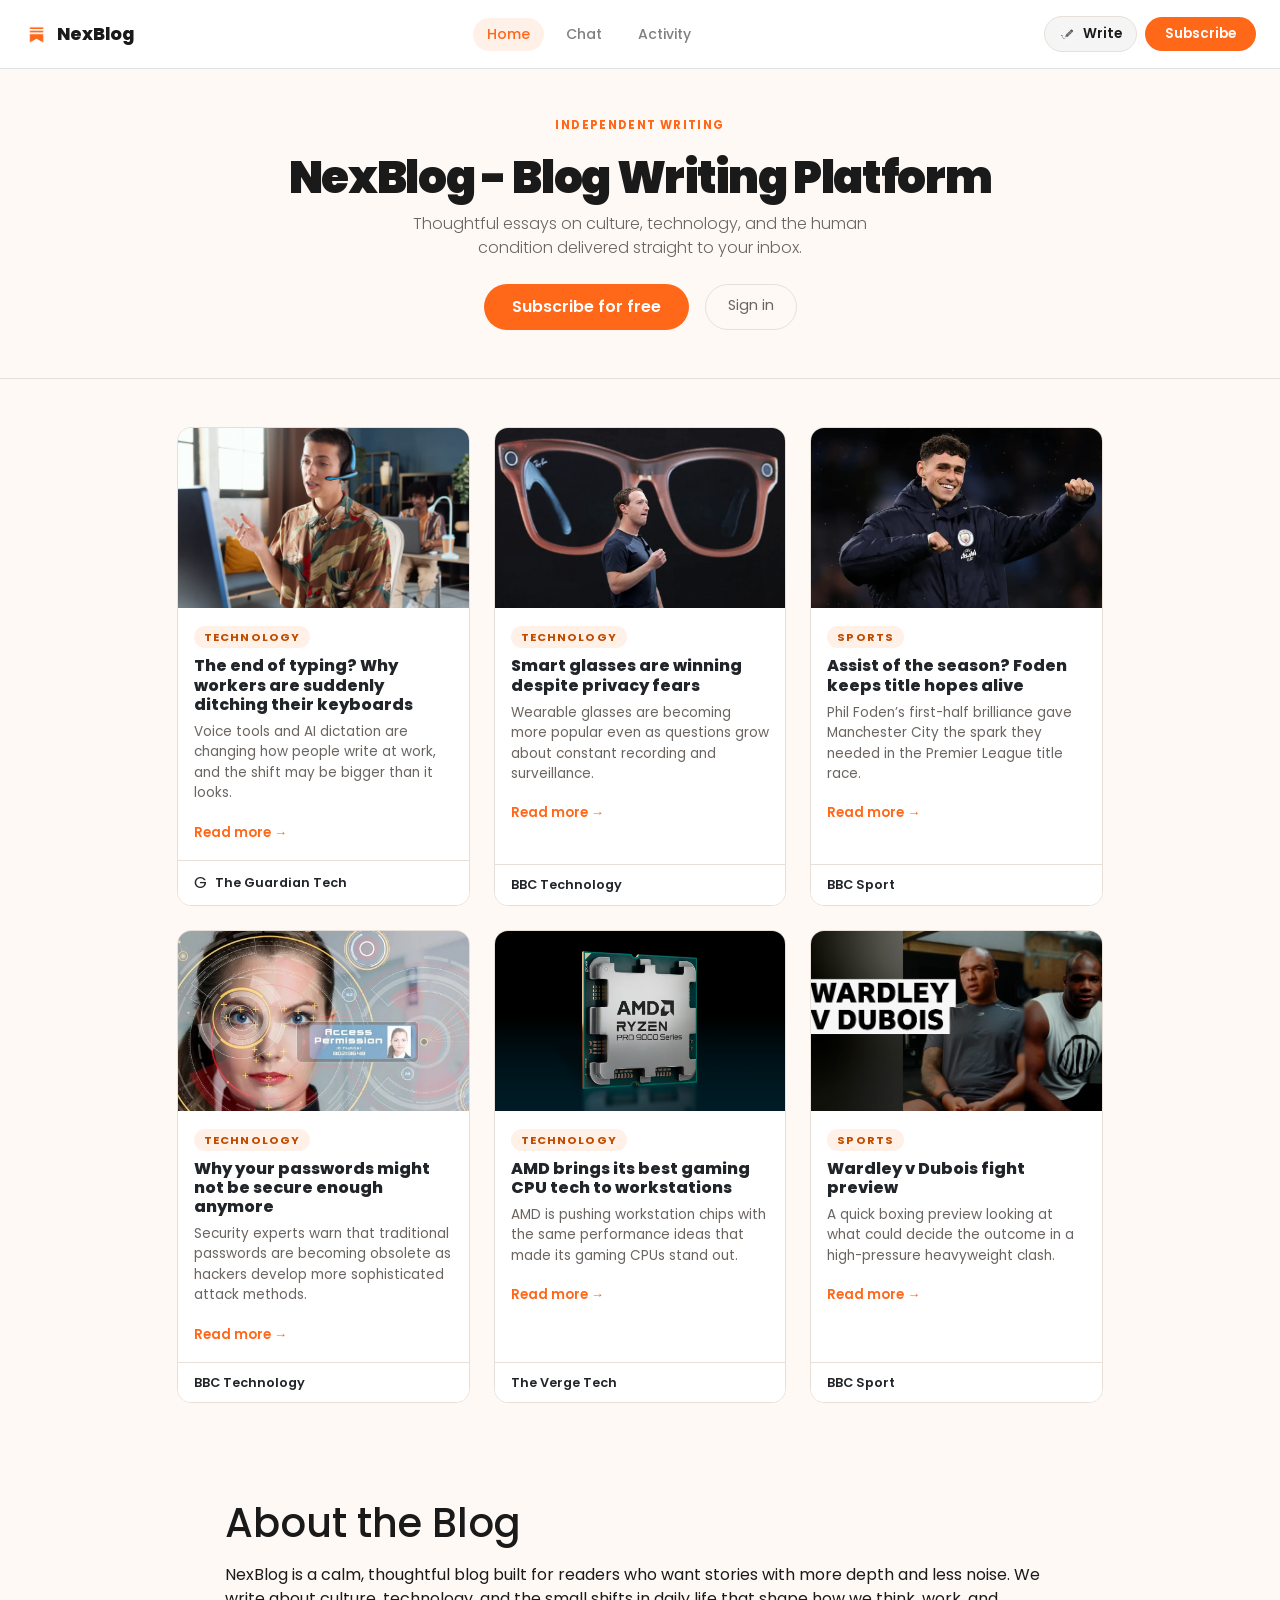
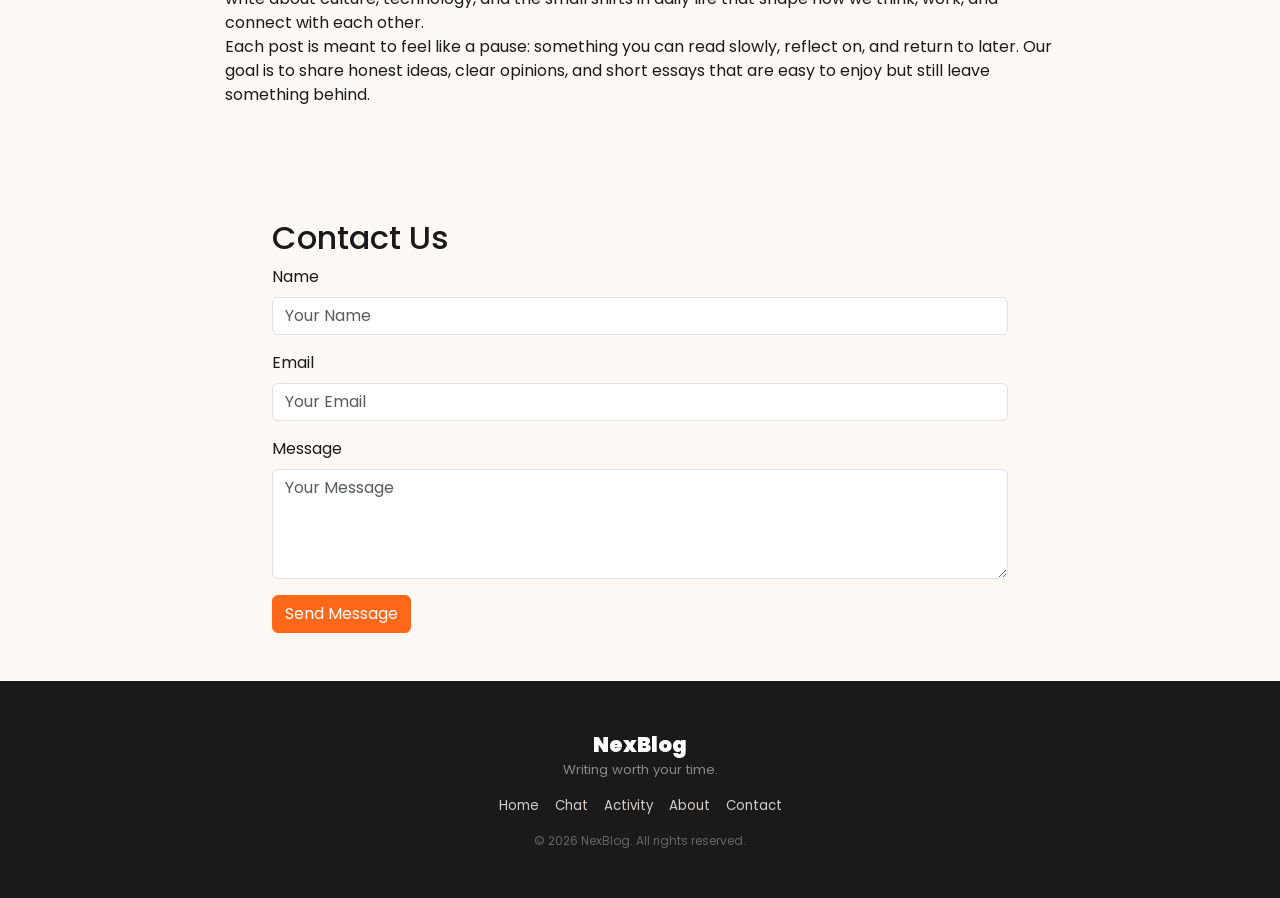
<file: index.html>
<!DOCTYPE html>
<html lang="en">
<head>
  <meta charset="UTF-8"/>
  <meta name="viewport" content="width=device-width, initial-scale=1.0"/>
  <meta name="description" content="NexBlog is a modern blog platform focused on technology, culture, and thoughtful writing.">
  <link rel="canonical" href="https://amarshaik.github.io/Blog/">
  <title>NexBlog — Blog</title>
  <link rel="icon" href="nexblog-logo.png">
  <link href="https://cdn.jsdelivr.net/npm/bootstrap@5.3.3/dist/css/bootstrap.min.css" rel="stylesheet"/>
  <link rel="stylesheet" href="style.css" />
</head>
<body>
  <nav class="navbar bg-white border-bottom site-nav px-4 py-3 d-flex justify-content-between align-items-center">
    <a href="index.html" class="d-flex align-items-center gap-2 text-decoration-none">
      <img loading="lazy" src="nexblog-logo.png" alt="Logo" class="logo-img" />
      <span class="logo-text">NexBlog</span>
    </a>
    <div class="d-flex gap-2">
      <a href="index.html" class="nav-link active">Home</a>
      <a href="chat.html" class="nav-link">Chat</a>
      <a href="activity.html" class="nav-link">Activity</a>
    </div>
    <div class="d-flex gap-2 align-items-center">
      <a href="index.html" class="btn-write d-flex align-items-center gap-2">
        <img loading="lazy" src="write-icon.jpg" alt="Write" class="btn-icon"/>
        Write
      </a>
      <a href="index.html#contact" class="btn-subscribe">Subscribe</a>
    </div>
  </nav>
  <header class="blog-header text-center py-5">
    <p class="header-tag">INDEPENDENT WRITING</p>
    <h1 class="header-title">NexBlog - Blog Writing Platform </h1>
    <p class="header-desc mx-auto">Thoughtful essays on culture, technology, and the human condition delivered straight to your inbox.</p>
    <div class="d-flex justify-content-center gap-3 mt-4">
      <a href="index.html#contact" class="btn-subscribe-lg">Subscribe for free</a>
      <a href="chat.html" class="btn-signin">Sign in</a>
    </div>
  </header>
  <div class="container py-5">
    <div class="row justify-content-center">
      <div class="col-12 col-xl-10">
        <div class="row row-cols-1 row-cols-md-2 row-cols-lg-3 g-4">
          <div class="col">
            <div class="card post-card h-100">
              <img loading="lazy" src="blog1.avif" class="card-img-top post-image" alt="Voice typing technology">
              <div class="card-body">
                <span class="card-category">TECHNOLOGY</span>
                <h5 class="card-title mt-2">The end of typing? Why workers are suddenly ditching their keyboards</h5>
                <p class="card-text">Voice tools and AI dictation are changing how people write at work, and the shift may be bigger than it looks.</p>
                <a href="https://www.theguardian.com/technology" class="read-more" target="_blank" rel="noopener noreferrer">Read more →</a>
              </div>
              <div class="card-footer d-flex align-items-center gap-2">
                <div class="author-avatar">G</div>
                <div>
                  <div class="author-name">The Guardian Tech</div>
                </div>
              </div>
            </div>
          </div>
          <div class="col">
            <div class="card post-card h-100">
              <img loading="lazy" src="blog2.webp" class="card-img-top post-image" alt="Technology">
              <div class="card-body">
                <span class="card-category">TECHNOLOGY</span>
                <h5 class="card-title mt-2">Smart glasses are winning despite privacy fears</h5>
                <p class="card-text">Wearable glasses are becoming more popular even as questions grow about constant recording and surveillance.</p>
                <a href="https://www.bbc.com/news/articles/cj37z8357e5o" class="read-more" target="_blank" rel="noopener noreferrer">Read more →</a>
              </div>
              <div class="card-footer d-flex align-items-center gap-2">
                <div>
                  <div class="author-name">BBC Technology</div>                </div>
              </div>
            </div>
          </div>
          <div class="col">
            <div class="card post-card h-100">
              <img loading="lazy" src="blog3.webp" class="card-img-top post-image" alt="Phil Foden">
              <div class="card-body">
                <span class="card-category">SPORTS</span>
                <h5 class="card-title mt-2">Assist of the season? Foden keeps title hopes alive</h5>
                <p class="card-text">Phil Foden’s first-half brilliance gave Manchester City the spark they needed in the Premier League title race.</p>
                <a href="https://www.bbc.com/sport/football/articles/cdxp0le9k1qo" class="read-more" target="_blank" rel="noopener noreferrer">Read more →</a>
              </div>
              <div class="card-footer d-flex align-items-center gap-2">
                <div>
                  <div class="author-name">BBC Sport</div>
                </div>
              </div>
            </div>
          </div>
          <div class="col">
            <div class="card post-card h-100">
              <img loading="lazy" src="blog4.webp" class="card-img-top post-image" alt="Cybersecurity threats">
              <div class="card-body">
                <span class="card-category">TECHNOLOGY</span>
                <h5 class="card-title mt-2">Why your passwords might not be secure enough anymore</h5>
                <p class="card-text">Security experts warn that traditional passwords are becoming obsolete as hackers develop more sophisticated attack methods.</p>
                <a href="https://www.bbc.com/news/articles/c8j4x7d2l9n0" class="read-more" target="_blank" rel="noopener noreferrer">Read more →</a>
              </div>
              <div class="card-footer d-flex align-items-center gap-2">
                <div>
                  <div class="author-name">BBC Technology</div>
                </div>
              </div>
            </div>
          </div>
          <div class="col">
            <div class="card post-card h-100">
              <img loading="lazy" src="blog5.avif" class="card-img-top post-image" alt="AMD Ryzen Pro">
              <div class="card-body">
                <span class="card-category">TECHNOLOGY</span>
                <h5 class="card-title mt-2">AMD brings its best gaming CPU tech to workstations</h5>
                <p class="card-text">AMD is pushing workstation chips with the same performance ideas that made its gaming CPUs stand out.</p>
                <a href="https://www.theverge.com/tech" class="read-more" target="_blank" rel="noopener noreferrer">Read more →</a>
              </div>
              <div class="card-footer d-flex align-items-center gap-2">
                <div>
                  <div class="author-name">The Verge Tech</div>
                </div>
              </div>
            </div>
          </div>
          <div class="col">
            <div class="card post-card h-100">
              <img loading="lazy" src="blog6.jpg" class="card-img-top post-image" alt="Boxing preview">
              <div class="card-body">
                <span class="card-category">SPORTS</span>
                <h5 class="card-title mt-2">Wardley v Dubois fight preview</h5>
                <p class="card-text">A quick boxing preview looking at what could decide the outcome in a high-pressure heavyweight clash.</p>
                <a href="https://www.bbc.com/sport/boxing/videos/cdjpyp2d7n1o" class="read-more" target="_blank" rel="noopener noreferrer">Read more →</a>
              </div>
              <div class="card-footer d-flex align-items-center gap-2">
                <div>
                  <div class="author-name">BBC Sport</div>
                </div>
              </div>
            </div>
          </div>
        </div>
      </div>
    </div>
  </div>
    <section id="about">
      <div class="container py-5">
        <div class="row justify-content-center">
          <div class="col-12 col-lg-9">
            <h1>About the Blog</h1>
            <p class="para mt-3">NexBlog is a calm, thoughtful blog built for readers who want stories with more depth and less noise. We write about culture, technology, and the small shifts in daily life that shape how we think, work, and connect with each other.<br>
            Each post is meant to feel like a pause: something you can read slowly, reflect on, and return to later. Our goal is to share honest ideas, clear opinions, and short essays that are easy to enjoy but still leave something behind.</p>
          </div>
        </div>
      </div>
    </section>
    <section id="contact">
      <div class="container py-5">
        <div class="row justify-content-center">
          <div class="col-12 col-lg-8">
            <h2>Contact Us</h2>
            <form>
              <div class="mb-3">
                <label for="name" class="form-label">Name</label>
                <input type="text" class="form-control" id="name" placeholder="Your Name">
              </div>
              <div class="mb-3">
                <label for="email" class="form-label">Email</label>
                <input type="email" class="form-control" id="email" placeholder="Your Email">
              </div>
              <div class="mb-3">
                <label for="message" class="form-label">Message</label>
                <textarea class="form-control" id="message" rows="4" placeholder="Your Message"></textarea>
              </div>
              <button type="submit" class="btn btn-orange">Send Message</button>
            </form>
          </div>
        </div>
      </div>
    </section>
  <footer class="site-footer text-center py-5">
    <div class="footer-logo">NexBlog</div>
    <p class="footer-tagline">Writing worth your time.</p>
    <div class="d-flex justify-content-center gap-3 flex-wrap my-3">
      <a href="index.html" class="footer-link">Home</a>
      <a href="chat.html" class="footer-link">Chat</a>
      <a href="activity.html" class="footer-link">Activity</a>
      <a href="#about" class="footer-link">About</a>
      <a href="#contact" class="footer-link">Contact</a>
    </div>
    <p class="footer-copy">© 2026 NexBlog. All rights reserved.</p>
  </footer>
  <script src="https://cdn.jsdelivr.net/npm/bootstrap@5.3.3/dist/js/bootstrap.bundle.min.js"></script>
</body>
</html>
</file>
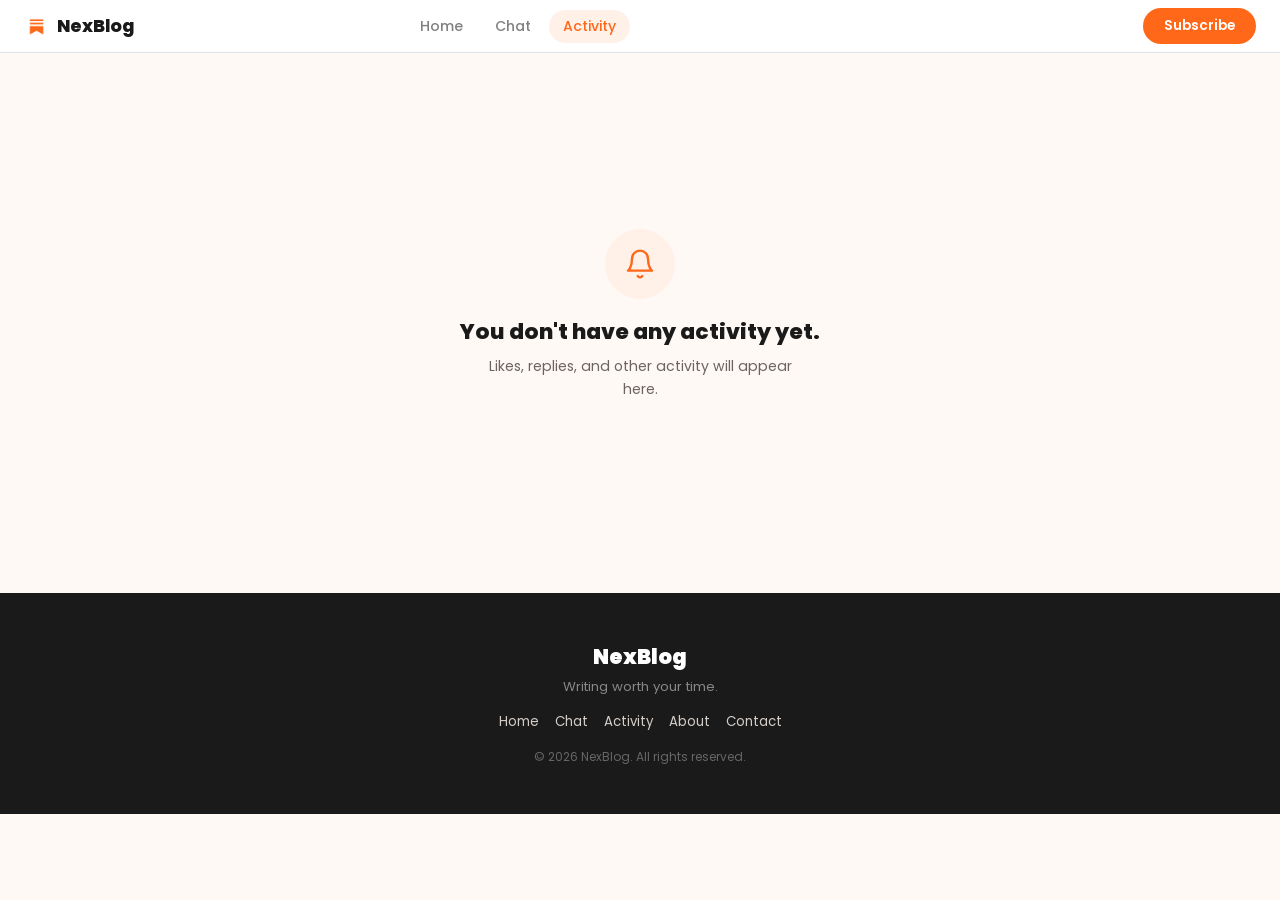
<file: activity.html>
<!DOCTYPE html>
<html lang="en">
<head>
  <meta charset="UTF-8" />
  <meta name="viewport" content="width=device-width, initial-scale=1.0"/>
  <title>NexBlog</title>
  <link href="https://cdn.jsdelivr.net/npm/bootstrap@5.3.3/dist/css/bootstrap.min.css" rel="stylesheet"/>
  <link rel="stylesheet" href="style.css" />
</head>
<body>
  <nav class="navbar navbar-expand-md bg-white border-bottom sticky-top px-4">
    <a href="index.html" class="navbar-brand d-flex align-items-center gap-2">
   <img loading="lazy" src="nexblog-logo.png" alt="Logo" class="logo-img" />
    <span class="logo-text">NexBlog</span></a>
    <div class="mx-auto d-flex gap-1">
      <a href="index.html" class="nav-link">Home</a>
      <a href="chat.html" class="nav-link">Chat</a>
      <a href="activity.html" class="nav-link active">Activity</a>
    </div>
    <a href="index.html#contact" class="btn btn-subscribe ms-auto">Subscribe</a>
  </nav>
  <main class="empty-page">
    <div class="empty-icon">
      <svg viewBox="0 0 24 24"><path d="M18 8A6 6 0 0 0 6 8c0 7-3 9-3 9h18s-3-2-3-9"/><path d="M13.73 21a2 2 0 0 1-3.46 0"/></svg>
    </div>
    <h2 class="empty-heading">You don't have any activity yet.</h2>
    <p class="empty-body">Likes, replies, and other activity will appear here.</p>
  </main>
  <footer class="site-footer text-center py-5">
    <div class="footer-logo mb-1">NexBlog</div>
    <p class="footer-tagline">Writing worth your time.</p>
    <div class="d-flex justify-content-center gap-3 flex-wrap my-3">
      <a href="index.html" class="footer-link">Home</a>
      <a href="chat.html" class="footer-link">Chat</a>
      <a href="activity.html" class="footer-link">Activity</a>
      <a href="index.html#about" class="footer-link">About</a>
      <a href="index.html#contact" class="footer-link">Contact</a>
    </div>
    <p class="footer-copy">© 2026 NexBlog. All rights reserved.</p>
  </footer>
  <script src="https://cdn.jsdelivr.net/npm/bootstrap@5.3.3/dist/js/bootstrap.bundle.min.js"></script>
</body>
</html>
</file>
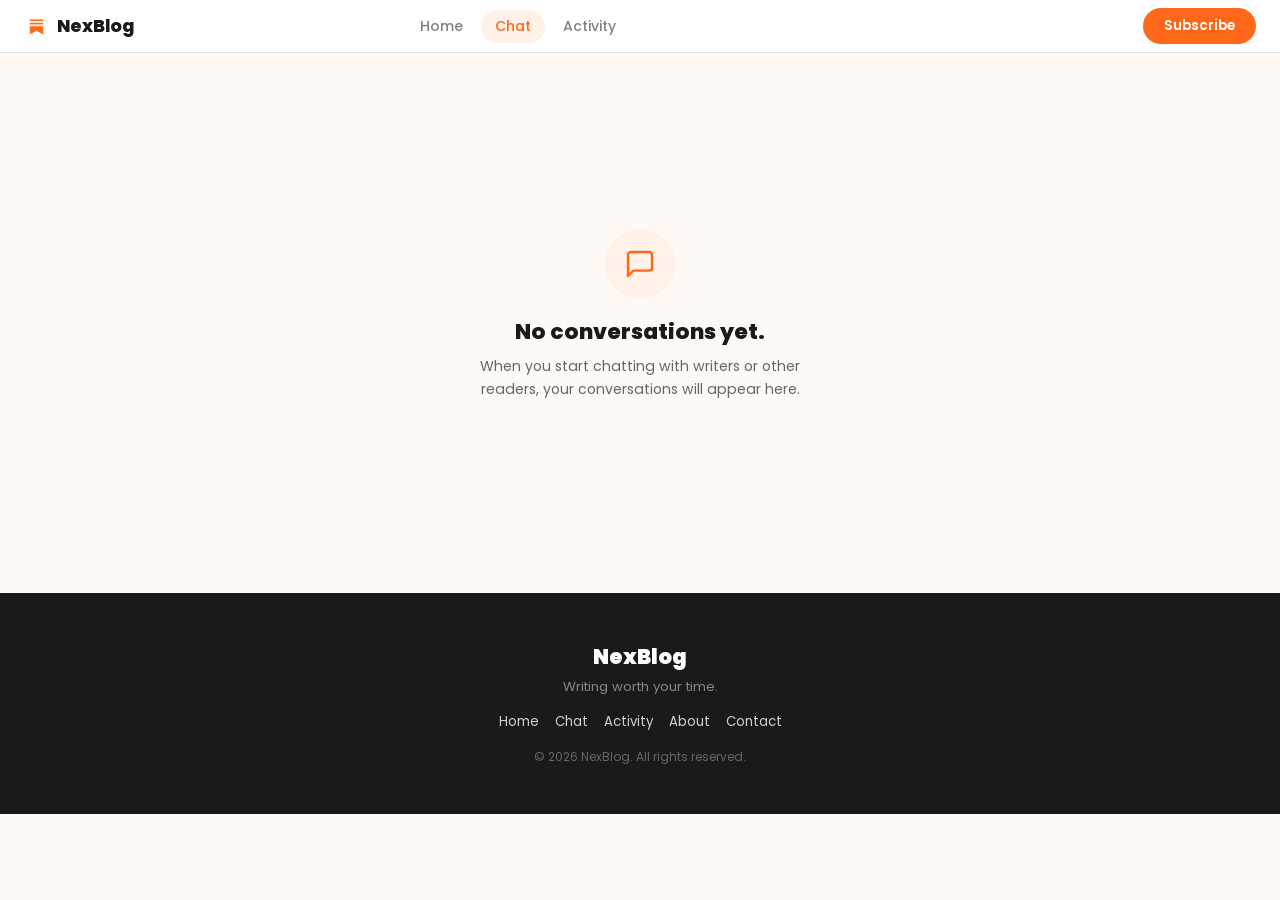
<file: chat.html>
<!DOCTYPE html>
<html lang="en">
<head>
  <meta charset="UTF-8" />
  <meta name="viewport" content="width=device-width, initial-scale=1.0"/>
  <title>NexBlog</title>
  <link href="https://cdn.jsdelivr.net/npm/bootstrap@5.3.3/dist/css/bootstrap.min.css" rel="stylesheet"/>
  <link rel="stylesheet" href="style.css" />
</head>
<body>
  <nav class="navbar navbar-expand-md bg-white border-bottom sticky-top px-4">
    <a href="index.html" class="navbar-brand d-flex align-items-center gap-2">
   <img loading="lazy" src="nexblog-logo.png" alt="Logo" class="logo-img" /><span class="logo-text">NexBlog</span></a>
    <div class="mx-auto d-flex gap-1">
      <a href="index.html" class="nav-link">Home</a>
      <a href="chat.html" class="nav-link active">Chat</a>
      <a href="activity.html" class="nav-link">Activity</a>
    </div>
    <a href="index.html#contact" class="btn btn-subscribe ms-auto">Subscribe</a>
  </nav>
 <main class="empty-page">
    <div class="empty-icon">
      <svg viewBox="0 0 24 24"><path d="M21 15a2 2 0 0 1-2 2H7l-4 4V5a2 2 0 0 1 2-2h14a2 2 0 0 1 2 2z"/></svg>
    </div>
    <h2 class="empty-heading">No conversations yet.</h2>
    <p class="empty-body">When you start chatting with writers or other readers, your conversations will appear here.</p>
  </main>
  <footer class="site-footer text-center py-5">
    <div class="footer-logo mb-1">NexBlog</div>
    <p class="footer-tagline">Writing worth your time.</p>
    <div class="d-flex justify-content-center gap-3 flex-wrap my-3">
      <a href="index.html" class="footer-link">Home</a>
      <a href="chat.html" class="footer-link">Chat</a>
      <a href="activity.html" class="footer-link">Activity</a>
      <a href="index.html#about" class="footer-link">About</a>
      <a href="index.html#contact" class="footer-link">Contact</a>
    </div>
    <p class="footer-copy">© 2026 NexBlog. All rights reserved.</p>
  </footer>
  <script src="https://cdn.jsdelivr.net/npm/bootstrap@5.3.3/dist/js/bootstrap.bundle.min.js"></script>
</body>
</html>
</file>
<file: style.css>
@import url('https://fonts.googleapis.com/css2?family=Martel+Sans:wght@200;300;400;600;700;800;900&family=Poppins:ital,wght@0,100;0,200;0,300;0,400;0,500;0,600;0,700;0,800;0,900;1,100;1,200;1,300;1,400;1,500;1,600;1,700;1,800;1,900&display=swap');
body{
  font-family:"Poppins",sans-serif;
  background-color:rgb(255, 249, 245);
  color:#1a1a1a;
}
.logo-img{
  width:25px;
  height:auto;
}
.logo-text{
  font-family:"Poppins",sans-serif;
  font-weight:800;
  font-size:1.1rem;
  color:#1a1a1a;
}
.nav-link{
  font-size:.88rem;
  font-weight:500;
  color: gray;
  padding:6px 14px;
  border-radius:20px;
  text-decoration:none;
}
.nav-link:hover,
.nav-link.active{
  background-color:#fff0e8;
  color:rgb(255, 103, 25);
}
.btn-subscribe{
  background-color:rgb(255, 103, 25);
  color:#fff;
  font-size:.85rem;
  font-weight:600;
  padding:7px 20px;
  border-radius:20px;
  text-decoration:none;
}
.btn-subscribe:hover{
  background-color:#e05510;
  color:#fff;
}
.btn-write{
  display:inline-flex;
  align-items:center;
  gap:8px;
  background-color:#f5f5f5;
  border:1px solid rgb(232, 224, 216);
  color:#1a1a1a;
  font-size:.85rem;
  font-weight:600;
  padding:7px 14px;
  border-radius:20px;
  text-decoration:none;
  transition:all 0.3s ease;
}
.btn-write:hover{
  background-color:rgb(255, 103, 25);
  border-color:rgb(255, 103, 25);
  color:#fff;
}

.btn-icon{
  width:16px;
  height:16px;
  object-fit:contain;
  display:block;
}
.blog-header{
  background-color:rgb(255, 249, 245);
  border-bottom:1px solid rgb(232, 224, 216);
}
.site-nav{
  position:sticky;
  top:0;
  z-index:1020;
}
.header-tag{
  font-size:.72rem;
  font-weight:700;
  letter-spacing:.12em;
  color:rgb(255, 103, 25);
}
.header-title{
  font-family:"Poppins",sans-serif;
  font-weight:900;
  font-size:2.8rem;
  letter-spacing:-.03em;
}
.header-desc{
  font-size:1rem;
  font-weight:300;
  color:rgb(107, 101, 97);
  max-width:520px;
}
.header-meta{
  font-size:.82rem;
  color:rgb(107, 101, 97);
}
.btn-subscribe-lg{
  background-color:rgb(255, 103, 25);
  color:#fff;
  font-weight:600;
  padding:11px 28px;
  border-radius:24px;
  text-decoration:none;
}
.btn-subscribe-lg:hover{
  background-color:#e05510;
  color:#fff;
}
.btn-signin{
  border:1.5px solid rgb(232, 224, 216);
  color:rgb(107, 101, 97);
  padding:10px 22px;
  border-radius:24px;
  text-decoration:none;
  font-size:.9rem;
}
.btn-signin:hover{
  border-color:rgb(255, 103, 25);
  color:rgb(255, 103, 25);
}
.btn-orange{
  background-color:rgb(255, 103, 25);
  border-color:rgb(255, 103, 25);
  color:#fff;
}
.btn-orange:hover{
  background-color:#e05510;
  border-color:#e05510;
  color:#fff;
}
.post-card{
  border:1px solid rgb(232, 224, 216);
  border-radius:14px;
  overflow:hidden;
  background-color:#fff;
  transition:transform .2s ease, box-shadow .2s ease;
}
.post-card:hover{
  box-shadow:0 8px 24px rgba(0,0,0,.1);
  transform:translateY(-3px);
}
.post-image{
  height:180px;
  object-fit:cover;
}
.card-category{
  font-size:.7rem;
  font-weight:700;
  letter-spacing:.1em;
  color:#c04c00;
  background-color:#fff0e8;
  padding:3px 10px;
  border-radius:20px;
}
.card-title{
  font-family:"Poppins",sans-serif;
  font-weight:800;
  font-size:1rem;
}
.card-text{
  font-size:.85rem;
  color:rgb(107, 101, 97);
}
.card-footer{
  background-color:#fff;
  border-top:1px solid rgb(232, 224, 216);
  padding:10px 16px;
}
.read-more{
  font-size:.82rem;
  font-weight:600;
  color:rgb(255, 103, 25);
  text-decoration:none;
}
.read-more:hover{
  color:#e05510;
}
.author-name{
  font-size:.8rem;
  font-weight:600;
}
.author-date{
  font-size:.72rem;
  color:rgb(107, 101, 97);
}
.sidebar-widget{
  background-color:#fff;
  border:1px solid rgb(232, 224, 216);
  border-radius:12px;
  padding:20px;
}
.widget-title{
  font-family:"Poppins",sans-serif;
  font-weight:800;
  font-size:.9rem;
  padding-bottom:10px;
  border-bottom:2px solid rgb(232, 224, 216);
  margin-bottom:12px;
}
.sidebar-link{
  font-size:.85rem;
  color:#1a1a1a;
  text-decoration:none;
  padding:7px 8px;
  border-radius:6px;
  display:flex;
}
.sidebar-link:hover{
  background-color:#fff0e8;
  color:rgb(255, 103, 25);
}
.badge-count{
  font-size:.72rem;
  font-weight:600;
  color:rgb(107, 101, 97);
  background-color:rgb(255, 249, 245);
  border:1px solid rgb(232, 224, 216);
  padding:1px 8px;
  border-radius:20px;
}
.recent-date{
  font-size:.72rem;
  color:rgb(107, 101, 97);
  white-space:nowrap;
}
.sidebar-cta{
  background-color:#1a1a1a;
  border-color:#1a1a1a;
}
.cta-label{
  font-size:.68rem;
  font-weight:700;
  letter-spacing:.1em;
  color:rgb(255, 103, 25);
  margin-bottom:6px;
}
.cta-heading{
  font-family:"Poppins",sans-serif;
  font-weight:800;
  color:#fff;
  font-size:.95rem;
}
.cta-sub{
  font-size:.82rem;
  color:#aaa;
}
.btn-cta{
  background-color:rgb(255, 103, 25);
  color:#fff;
  border-radius:22px;
  font-size:.88rem;
  font-weight:600;
  padding:10px;
  text-decoration:none;
}
.btn-cta:hover{
  background-color:#e05510;
  color:#fff;
}
.site-footer{
  background-color:#1a1a1a;
  color:#d4cdc8;
}
.footer-logo{
  font-family:"Poppins",sans-serif;
  font-weight:900;
  font-size:1.3rem;
  color:#fff;
}
.footer-tagline{
  font-size:.82rem;
  color:#888;
}
.footer-link{
  font-size:.83rem;
  color:#d4cdc8;
  text-decoration:none;
}
.footer-link:hover{
  color:rgb(255, 103, 25);
}
.footer-copy{
  font-size:.75rem;
  color:#666;
  margin:0;
}
.empty-page{
  min-height:60vh;
  display:flex;
  flex-direction:column;
  align-items:center;
  justify-content:center;
  text-align:center;
  padding:64px 24px;
}
.empty-icon{
  width:70px;
  height:70px;
  border-radius:50%;
  background-color:#fff0e8;
  display:flex;
  align-items:center;
  justify-content:center;
  margin-bottom:20px;
}
.empty-icon svg{
  width:32px;
  height:32px;
  stroke:rgb(255, 103, 25);
  fill:none;
  stroke-width:1.8;
  stroke-linecap:round;
  stroke-linejoin:round;
}
.empty-heading{
  font-family:"Poppins",sans-serif;
  font-size:1.35rem;
  font-weight:800;
  margin-bottom:10px;
}
.empty-body{
  font-size:.88rem;
  color:rgb(107, 101, 97);
  max-width:340px;
  line-height:1.65;
}
</file>
